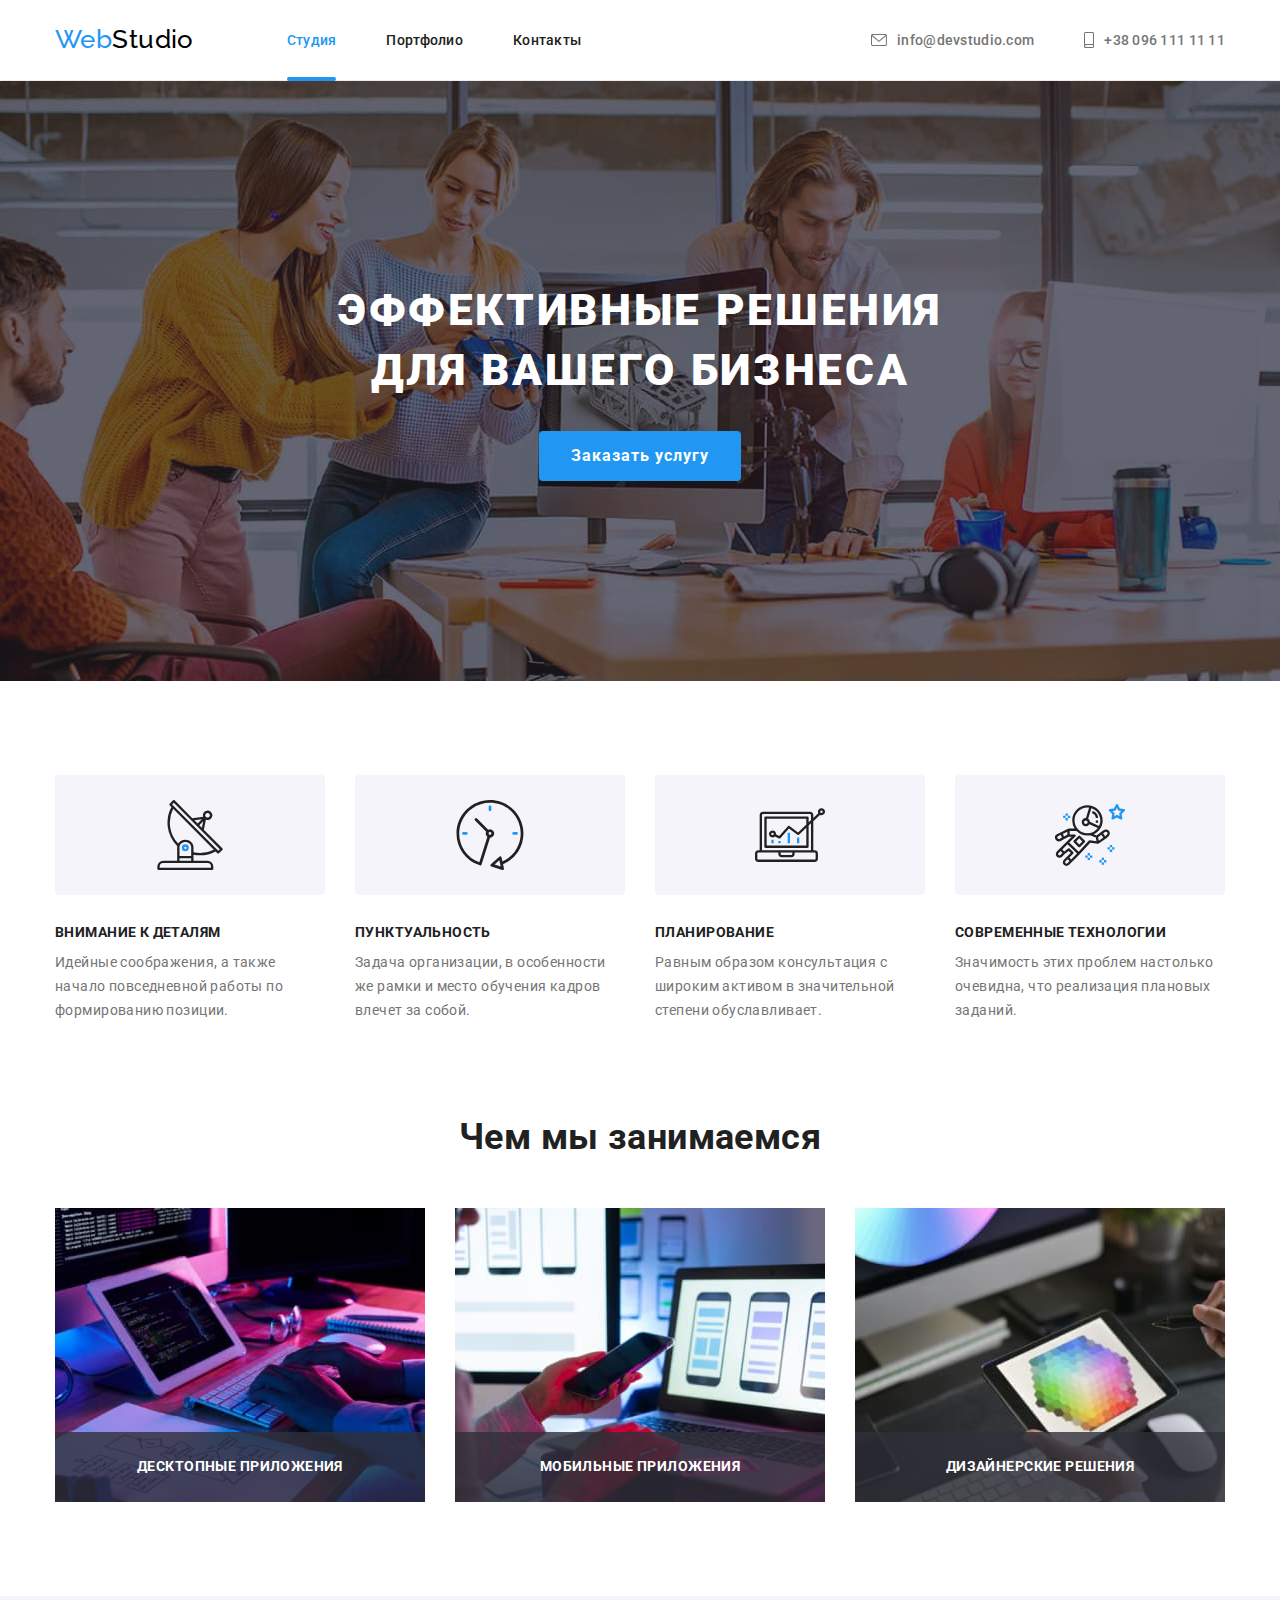
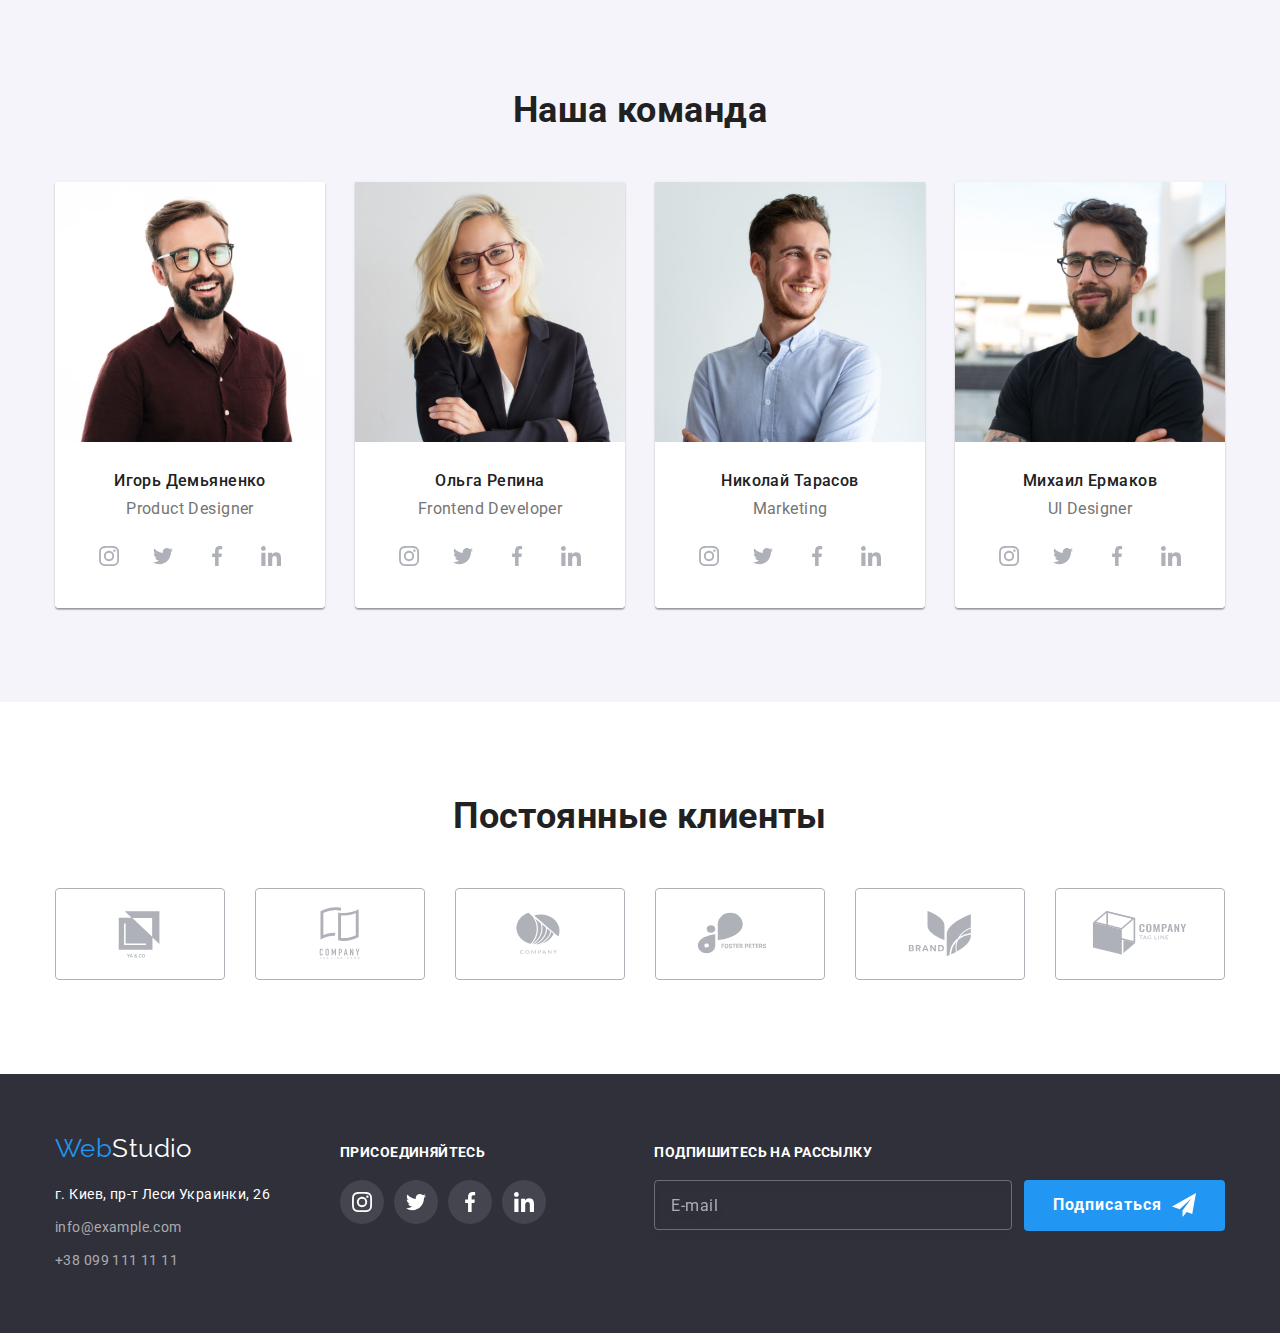
<file: index.html>
<!DOCTYPE html>
<html lang="ru">
  <head>
    <meta charset="UTF-8" />
    <meta http-equiv="X-UA-Compatible" content="IE=edge" />
    <meta name="viewport" content="width=device-width, initial-scale=1.0" />
    <title>WebStudio</title>
    <link rel="preconnect" href="https://fonts.googleapis.com" />
    <link rel="preconnect" href="https://fonts.gstatic.com" crossorigin />
    <link
      href="https://fonts.googleapis.com/css2?family=Raleway:wght@700&family=Roboto:wght@400;500;700;900&display=swap"
      rel="stylesheet"
    />
    <link
      rel="stylesheet"
      href="https://cdnjs.cloudflare.com/ajax/libs/modern-normalize/1.1.0/modern-normalize.min.css"
    />
    <link rel="stylesheet" href="css/styles.css" />
  </head>

  <body>
    <!-- Шапка -->
    <header class="header">
      <div class="container header-flex">
        <a class="header-logo line" lang="en" href="./index.html"
          >Web<span class="header-logo-side">Studio</span></a
        >
        <nav class="nav">
          <ul class="nav-list list-style">
            <li class="menu-item"><a class="link line current" href="./index.html">Студия</a></li>
            <li><a class="link line" href="./portfolio.html">Портфолио</a></li>
            <li><a class="link line" href="./index.html">Контакты</a></li>
          </ul>
        </nav>
        <ul class="list-style">
          <li class="header-contact">
            <a class="contact line" href="mailto:info@devstudio.com">
              <svg class="contact-icon" width="16" height="12">
                <use href="./images/icons.svg#icon-envelope"></use></svg
              >info@devstudio.com</a
            >
          </li>
          <li>
            <a class="contact line" href="tel:+380961111111">
              <svg class="contact-icon" width="10" height="16">
                <use href="./images/icons.svg#icon-smartphone"></use></svg
              >+38 096 111 11 11</a
            >
          </li>
        </ul>
      </div>
    </header>
    <!-- Главная часть -->
    <main>
      <!-- Герой -->
      <section class="hero overlay">
        <div class="container hero-box">
          <h1 class="hero-title">Эффективные решения для вашего бизнеса</h1>
          <button class="hero-button" type="button" data-modal-open>Заказать услугу</button>
          <!-- Модальное окно -->
          <div class="backdrop is-hidden" data-modal>
            <div class="modal">
              <button class="btn-close" type="button" data-modal-close>
                <svg width="18" height="18">
                  <use href="./images/icons.svg#icon-close-black"></use>
                </svg>
              </button>
              <!-- Форма модального окна -->

              <form class="send-order">
                <p class="send-title">Оставьте свои данные, мы вам перезвоним</p>
                <label class="send-label">
                  <span class="label-style">Имя</span>
                  <input class="send-input" type="text" name="user-name" required />
                  <svg class="input-icon" width="18" height="18">
                    <use href="./images/icons.svg#icon-person-black"></use>
                  </svg>
                </label>
                <label class="send-label">
                  <span class="label-style">Телефон</span>
                  <input class="send-input" type="tel" name="phone-number" required />
                  <svg class="input-icon" width="18" height="18">
                    <use href="./images/icons.svg#icon-phone-black"></use>
                  </svg>
                </label>
                <label class="send-label">
                  <span class="label-style">Почта</span>
                  <input class="send-input" type="email" name="email" required />
                  <svg class="input-icon" width="18" height="18">
                    <use href="./images/icons.svg#icon-email-black"></use>
                  </svg>
                </label>
                <label class="send-label textarea-label">
                  <span class="label-style">Комментарий</span>
                  <textarea
                    class="send-feedback"
                    name="feedback"
                    placeholder="Введите текст"
                    required
                  ></textarea>
                </label>
                <label class="form-checkbox custom">
                  <input
                    class="visually-hidden checkbox-input"
                    type="checkbox"
                    name="agree-policy"
                    required
                  />
                  <span class="checkbox-custom">
                    <svg class="icon-checkmark" width="11" height="8">
                      <use href="./images/icons.svg#icon-check-mark"></use>
                    </svg>
                  </span>
                  <span class="policy-text"
                    >Соглашаюсь с рассылкой и принимаю
                    <a class="policy-link" href="">Условия договора</a></span
                  >
                </label>
                <button class="form-btn-sign btn-send" type="submit">Отправить</button>
              </form>
            </div>
          </div>
        </div>
      </section>
      <!-- Особенности -->
      <section class="section benefits">
        <div class="container">
          <h2 class="visually-hidden">Особенности</h2>
          <ul class="list-style">
            <li class="benefits-item">
              <div class="benefit-box-icon">
                <svg class="benefit-icon" width="70" height="70">
                  <use class="icon-antena" href="./images/icons.svg#icon-antenna"></use>
                </svg>
              </div>
              <h3 class="title">Внимание к деталям</h3>
              <p class="text">
                Идейные соображения, а также начало повседневной работы по формированию позиции.
              </p>
            </li>
            <li class="benefits-item">
              <div class="benefit-box-icon">
                <svg class="benefit-icon" width="70" height="70">
                  <use class="icon-antena" href="./images/icons.svg#icon-clock"></use>
                </svg>
              </div>
              <h3 class="title">Пунктуальность</h3>
              <p class="text">
                Задача организации, в особенности же рамки и место обучения кадров влечет за собой.
              </p>
            </li>
            <li class="benefits-item">
              <div class="benefit-box-icon">
                <svg class="benefit-icon" width="70" height="70">
                  <use class="icon-antena" href="./images/icons.svg#icon-diagram"></use>
                </svg>
              </div>
              <h3 class="title">Планирование</h3>
              <p class="text">
                Равным образом консультация с широким активом в значительной степени обуславливает.
              </p>
            </li>
            <li class="benefits-item">
              <div class="benefit-box-icon">
                <svg class="benefit-icon" width="70" height="70">
                  <use class="icon-antena" href="./images/icons.svg#icon-astronaut"></use>
                </svg>
              </div>
              <h3 class="title">Современные технологии</h3>
              <p class="text">
                Значимость этих проблем настолько очевидна, что реализация плановых заданий.
              </p>
            </li>
          </ul>
        </div>
      </section>
      <!-- Чем занимаемся -->
      <section class="section about">
        <div class="container">
          <h2 class="about-title">Чем мы занимаемся</h2>
          <ul class="list-style">
            <li class="about-item">
              <img
                class="about-img"
                src="./images/activity/work-on-pc.jpg"
                alt="работает на пк"
                width="370"
                height="294"
              />
              <p>Десктопные приложения</p>
            </li>
            <li class="about-item">
              <img
                class="about-img"
                src="./images/activity/work-on-smartphone.jpg"
                alt="работает на смартфоне"
                width="370"
                height="294"
              />
              <p>Мобильные приложения</p>
            </li>
            <li class="about-item">
              <img
                class="about-img"
                src="./images/activity/work-on-ipad.jpg"
                alt="работает на планшете"
                width="370"
                height="294"
              />
              <p>Дизайнерские решения</p>
            </li>
          </ul>
        </div>
      </section>
      <!-- Команда -->
      <section class="team section">
        <div class="container">
          <h2 class="team-title">Наша команда</h2>
          <ul class="list-style">
            <li class="team-item">
              <img
                class="team-img"
                src="./images/team/igor-demyanenko.jpg"
                alt="улыбающийся мужчина в очках"
                width="270"
                height="260"
              />
              <div class="team-undercard">
                <h3 class="title">Игорь Демьяненко</h3>
                <p class="text" lang="en">Product Designer</p>
                <ul class="list-style-social">
                  <li class="list-icon">
                    <a
                      class="link-icon"
                      href=""
                      target="_blank"
                      rel="noopener noreferrer"
                      aria-label="instagram"
                    >
                      <svg class="icon-soc" width="20" height="20">
                        <use href="./images/icons.svg#icon-instagram"></use>
                      </svg>
                    </a>
                  </li>
                  <li class="list-icon">
                    <a
                      class="link-icon"
                      href=""
                      target="_blank"
                      rel="noopener noreferrer"
                      aria-label="instagram"
                    >
                      <svg class="icon-soc" width="20" height="20">
                        <use href="./images/icons.svg#icon-twitter"></use>
                      </svg>
                    </a>
                  </li>
                  <li class="list-icon">
                    <a
                      class="link-icon"
                      href=""
                      target="_blank"
                      rel="noopener noreferrer"
                      aria-label="instagram"
                    >
                      <svg class="icon-soc" width="20" height="20">
                        <use href="./images/icons.svg#icon-facebook"></use>
                      </svg>
                    </a>
                  </li>
                  <li class="list-icon">
                    <a
                      class="link-icon"
                      href=""
                      target="_blank"
                      rel="noopener noreferrer"
                      aria-label="instagram"
                    >
                      <svg class="icon-soc" width="20" height="20">
                        <use href="./images/icons.svg#icon-linkedin"></use>
                      </svg>
                    </a>
                  </li>
                </ul>
              </div>
            </li>
            <li class="team-item">
              <img
                class="team-img"
                src="./images/team/olga-repina.jpg"
                alt="улыбающаяся блондинка в очках"
                width="270"
                height="260"
              />
              <div class="team-undercard">
                <h3 class="title">Ольга Репина</h3>
                <p class="text" lang="en">Frontend Developer</p>
                <ul class="list-style-social">
                  <li class="list-icon">
                    <a
                      class="link-icon"
                      href=""
                      target="_blank"
                      rel="noopener noreferrer"
                      aria-label="instagram"
                    >
                      <svg class="icon-soc" width="20" height="20">
                        <use href="./images/icons.svg#icon-instagram"></use>
                      </svg>
                    </a>
                  </li>
                  <li class="list-icon">
                    <a
                      class="link-icon"
                      href=""
                      target="_blank"
                      rel="noopener noreferrer"
                      aria-label="instagram"
                    >
                      <svg class="icon-soc" width="20" height="20">
                        <use href="./images/icons.svg#icon-twitter"></use>
                      </svg>
                    </a>
                  </li>
                  <li class="list-icon">
                    <a
                      class="link-icon"
                      href=""
                      target="_blank"
                      rel="noopener noreferrer"
                      aria-label="instagram"
                    >
                      <svg class="icon-soc" width="20" height="20">
                        <use href="./images/icons.svg#icon-facebook"></use>
                      </svg>
                    </a>
                  </li>
                  <li class="list-icon">
                    <a
                      class="link-icon"
                      href=""
                      target="_blank"
                      rel="noopener noreferrer"
                      aria-label="instagram"
                    >
                      <svg class="icon-soc" width="20" height="20">
                        <use href="./images/icons.svg#icon-linkedin"></use>
                      </svg>
                    </a>
                  </li>
                </ul>
              </div>
            </li>
            <li class="team-item">
              <img
                class="team-img"
                src="./images/team/nikolay-tarasov.jpg"
                alt="смеющийся мужчина в голубой рубашке"
                width="270"
                height="260"
              />
              <div class="team-undercard">
                <h3 class="title">Николай Тарасов</h3>
                <p class="text" lang="en">Marketing</p>
                <ul class="list-style-social">
                  <li class="list-icon">
                    <a
                      class="link-icon"
                      href=""
                      target="_blank"
                      rel="noopener noreferrer"
                      aria-label="instagram"
                    >
                      <svg class="icon-soc" width="20" height="20">
                        <use href="./images/icons.svg#icon-instagram"></use>
                      </svg>
                    </a>
                  </li>
                  <li class="list-icon">
                    <a
                      class="link-icon"
                      href=""
                      target="_blank"
                      rel="noopener noreferrer"
                      aria-label="instagram"
                    >
                      <svg class="icon-soc" width="20" height="20">
                        <use href="./images/icons.svg#icon-twitter"></use>
                      </svg>
                    </a>
                  </li>
                  <li class="list-icon">
                    <a
                      class="link-icon"
                      href=""
                      target="_blank"
                      rel="noopener noreferrer"
                      aria-label="instagram"
                    >
                      <svg class="icon-soc" width="20" height="20">
                        <use href="./images/icons.svg#icon-facebook"></use>
                      </svg>
                    </a>
                  </li>
                  <li class="list-icon">
                    <a
                      class="link-icon"
                      href=""
                      target="_blank"
                      rel="noopener noreferrer"
                      aria-label="instagram"
                    >
                      <svg class="icon-soc" width="20" height="20">
                        <use href="./images/icons.svg#icon-linkedin"></use>
                      </svg>
                    </a>
                  </li>
                </ul>
              </div>
            </li>
            <li class="team-item">
              <img
                class="team-img"
                src="./images/team/mikle-yermakov.jpg"
                alt="мужчина в очках с серьёзным взглядом"
                width="270"
                height="260"
              />
              <div class="team-undercard">
                <h3 class="title">Михаил Ермаков</h3>
                <p class="text" lang="en">UI Designer</p>
                <ul class="list-style-social">
                  <li class="list-icon">
                    <a
                      class="link-icon"
                      href=""
                      target="_blank"
                      rel="noopener noreferrer"
                      aria-label="instagram"
                    >
                      <svg class="icon-soc" width="20" height="20">
                        <use href="./images/icons.svg#icon-instagram"></use>
                      </svg>
                    </a>
                  </li>
                  <li class="list-icon">
                    <a
                      class="link-icon"
                      href=""
                      target="_blank"
                      rel="noopener noreferrer"
                      aria-label="instagram"
                    >
                      <svg class="icon-soc" width="20" height="20">
                        <use href="./images/icons.svg#icon-twitter"></use>
                      </svg>
                    </a>
                  </li>
                  <li class="list-icon">
                    <a
                      class="link-icon"
                      href=""
                      target="_blank"
                      rel="noopener noreferrer"
                      aria-label="instagram"
                    >
                      <svg class="icon-soc" width="20" height="20">
                        <use href="./images/icons.svg#icon-facebook"></use>
                      </svg>
                    </a>
                  </li>
                  <li class="list-icon">
                    <a
                      class="link-icon"
                      href=""
                      target="_blank"
                      rel="noopener noreferrer"
                      aria-label="instagram"
                    >
                      <svg class="icon-soc" width="20" height="20">
                        <use href="./images/icons.svg#icon-linkedin"></use>
                      </svg>
                    </a>
                  </li>
                </ul>
              </div>
            </li>
          </ul>
        </div>
      </section>
      <!-- Постоянные клиенты -->
      <section class="customers section">
        <div class="container">
          <h2 class="customers-title">Постоянные клиенты</h2>
          <ul class="list-style">
            <li class="customer-box">
              <a
                class="customer-link"
                href=""
                target="_blank"
                rel="noopener noreferrer"
                aria-label="instagram"
              >
                <svg class="customer-icon">
                  <use href="./images/icons.svg#icon-client1"></use>
                </svg>
              </a>
            </li>
            <li class="customer-box">
              <a
                class="customer-link"
                href=""
                target="_blank"
                rel="noopener noreferrer"
                aria-label="instagram"
                ><svg class="customer-icon">
                  <use href="./images/icons.svg#icon-client6"></use></svg
              ></a>
            </li>
            <li class="customer-box">
              <a
                class="customer-link"
                href=""
                target="_blank"
                rel="noopener noreferrer"
                aria-label="instagram"
                ><svg class="customer-icon">
                  <use href="./images/icons.svg#icon-client5"></use></svg
              ></a>
            </li>
            <li class="customer-box">
              <a
                class="customer-link"
                href=""
                target="_blank"
                rel="noopener noreferrer"
                aria-label="instagram"
                ><svg class="customer-icon">
                  <use href="./images/icons.svg#icon-client4"></use></svg
              ></a>
            </li>
            <li class="customer-box">
              <a
                class="customer-link"
                href=""
                target="_blank"
                rel="noopener noreferrer"
                aria-label="instagram"
                ><svg class="customer-icon">
                  <use href="./images/icons.svg#icon-client3"></use></svg
              ></a>
            </li>
            <li class="customer-box">
              <a
                class="customer-link"
                href=""
                target="_blank"
                rel="noopener noreferrer"
                aria-label="instagram"
                ><svg class="customer-icon">
                  <use href="./images/icons.svg#icon-client2"></use></svg
              ></a>
            </li>
          </ul>
        </div>
      </section>
    </main>
    <!-- Подвал -->
    <footer class="footer">
      <div class="container footer-box">
        <div class="address-box">
          <a class="footer-logo line" lang="en" href="./index.html"
            >Web<span class="footer-logo-side">Studio</span></a
          >
          <!-- Адрес -->
          <address class="address-all">
            <ul class="address-style list">
              <li class="address-item">
                <a
                  class="address line"
                  href="https://goo.gl/maps/CcYmPfw3a3xQvwCz5"
                  target="_blank"
                  rel="noreferrer noopener"
                  >г. Киев, пр-т Леси Украинки, 26</a
                >
              </li>
              <li class="address-item">
                <a class="mail line" href="mailto:info@example.com">info@example.com</a>
              </li>
              <li class="address-item">
                <a class="tel line" href="tel:+380991111111">+38 099 111 11 11</a>
              </li>
            </ul>
          </address>
        </div>
        <!-- Присоединяйтесь -->
        <div class="join">
          <strong class="join-title">присоединяйтесь</strong>
          <ul class="list-style-social footer">
            <li class="list-icon-footer">
              <a
                class="link-icon-footer"
                href=""
                target="_blank"
                rel="noopener noreferrer"
                aria-label="instagram"
              >
                <svg class="icon-soc-footer" width="20" height="20">
                  <use href="./images/icons.svg#icon-instagram"></use>
                </svg>
              </a>
            </li>
            <li class="list-icon-footer">
              <a
                class="link-icon-footer"
                href=""
                target="_blank"
                rel="noopener noreferrer"
                aria-label="instagram"
              >
                <svg class="icon-soc-footer" width="20" height="20">
                  <use href="./images/icons.svg#icon-twitter"></use>
                </svg>
              </a>
            </li>
            <li class="list-icon-footer">
              <a
                class="link-icon-footer"
                href=""
                target="_blank"
                rel="noopener noreferrer"
                aria-label="instagram"
              >
                <svg class="icon-soc-footer" width="20" height="20">
                  <use href="./images/icons.svg#icon-facebook"></use>
                </svg>
              </a>
            </li>
            <li class="list-icon-footer">
              <a
                class="link-icon-footer"
                href=""
                target="_blank"
                rel="noopener noreferrer"
                aria-label="instagram"
              >
                <svg class="icon-soc-footer" width="20" height="20">
                  <use href="./images/icons.svg#icon-linkedin"></use>
                </svg>
              </a>
            </li>
          </ul>
        </div>
        <!-- Подпишитесь на рассылку -->
        <div>
          <strong class="sign-strong">Подпишитесь на рассылку</strong>
          <form class="form-signup" autocomplete="off">
            <label class="signup-label">
              <input class="form-email" type="email" name="email" placeholder="E-mail" required />
            </label>
            <button class="form-btn-sign" type="submit">
              Подписаться<svg class="icon-sign" width="24" height="24">
                <use href="./images/icons.svg#icon-airplane"></use>
              </svg>
            </button>
          </form>
        </div>
      </div>
    </footer>
    <script src="./js/modal.js"></script>
  </body>
</html>
</file>
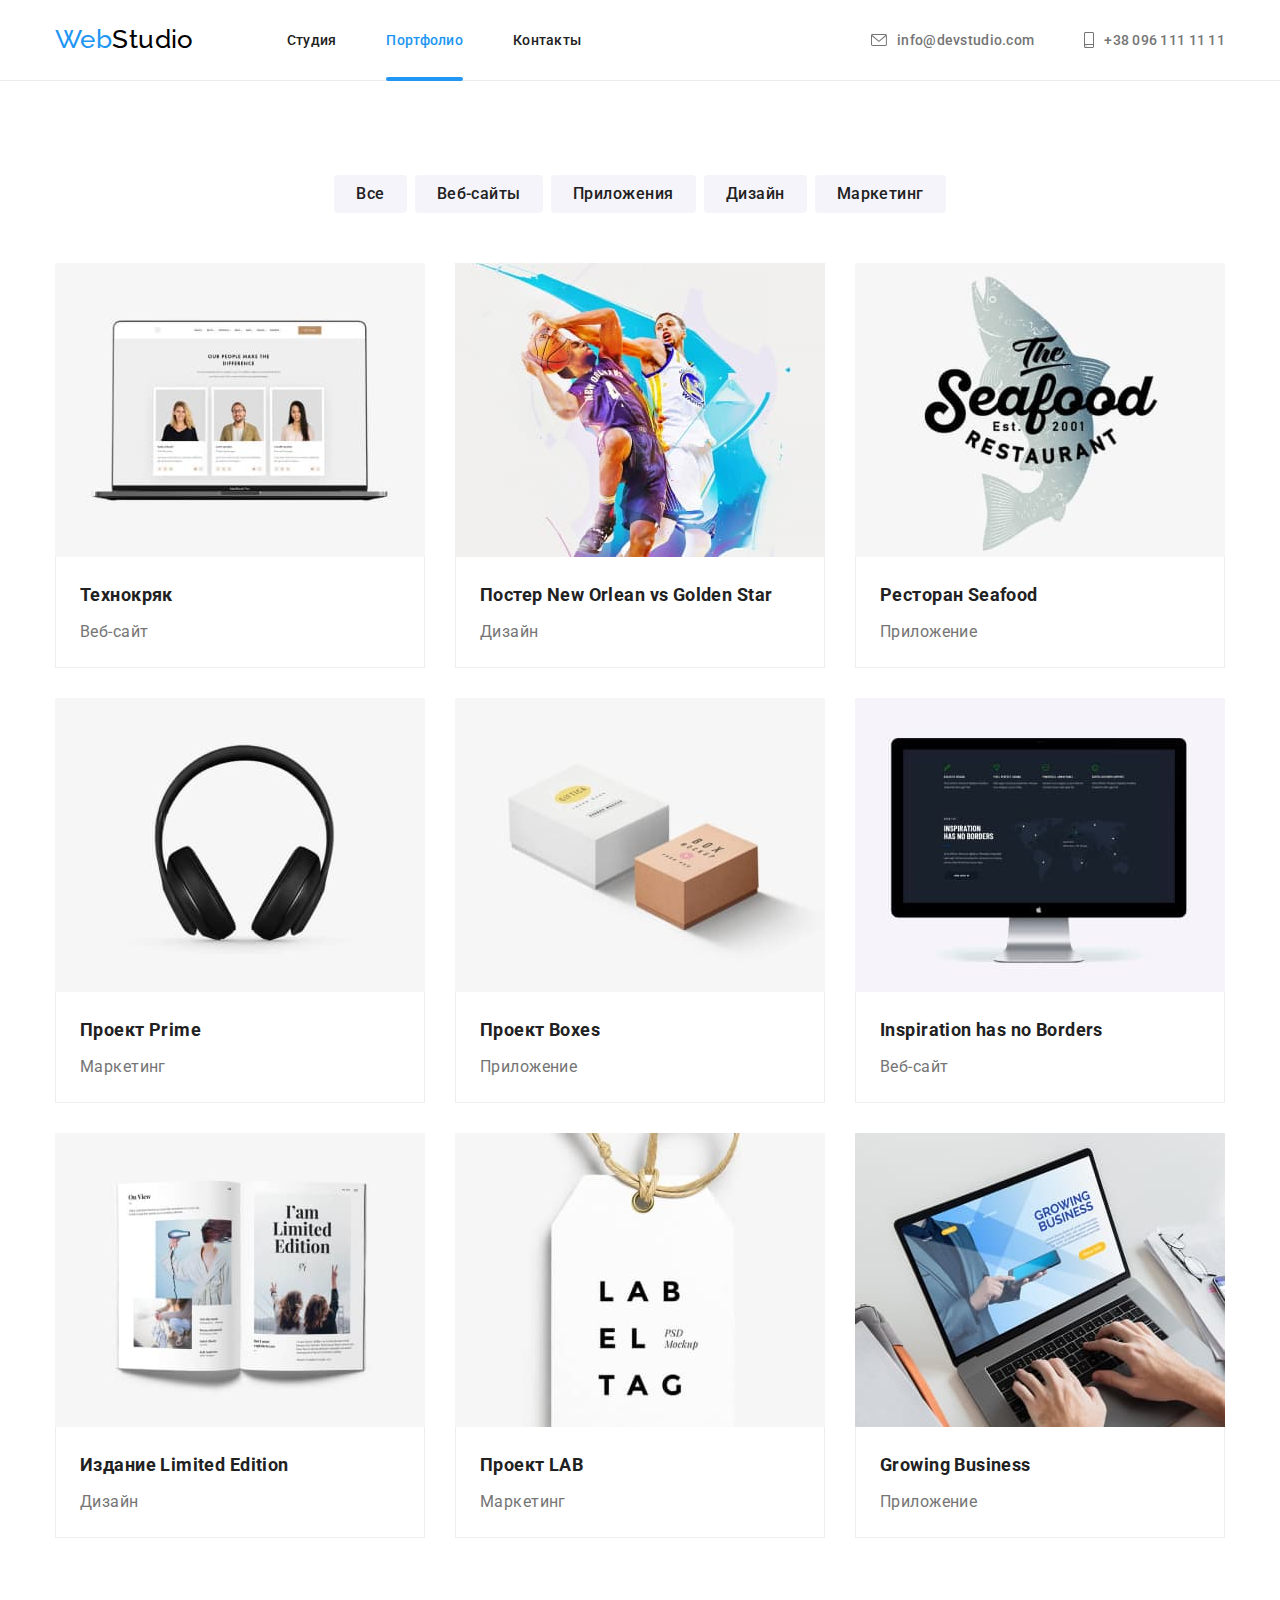
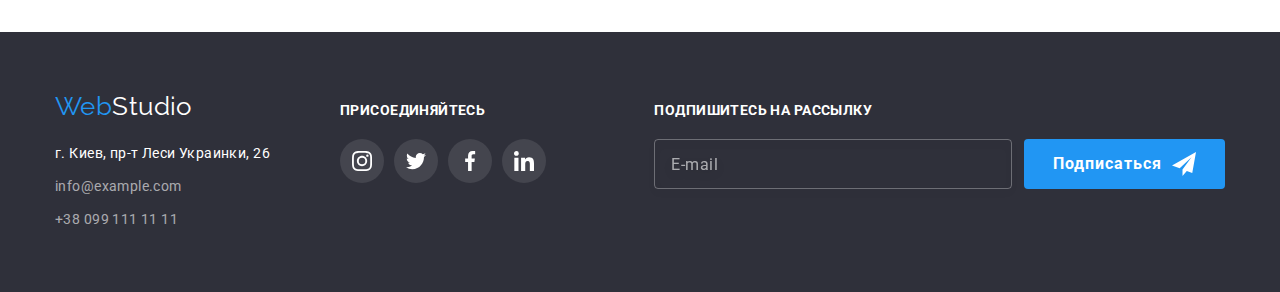
<file: portfolio.html>
<!DOCTYPE html>
<html lang="ru">
  <head>
    <meta charset="UTF-8" />
    <meta http-equiv="X-UA-Compatible" content="IE=edge" />
    <meta name="viewport" content="width=device-width, initial-scale=1.0" />
    <title>Portfolio</title>
    <link rel="preconnect" href="https://fonts.googleapis.com" />
    <link rel="preconnect" href="https://fonts.gstatic.com" crossorigin />
    <link
      href="https://fonts.googleapis.com/css2?family=Raleway:wght@700&family=Roboto:wght@400;500;700;900&display=swap"
      rel="stylesheet"
    />
    <link
      rel="stylesheet"
      href="https://cdnjs.cloudflare.com/ajax/libs/modern-normalize/1.1.0/modern-normalize.min.css"
    />
    <link rel="stylesheet" href="css/styles.css" />
  </head>
  <body>
    <!-- Шапка -->
    <header class="header">
      <div class="container header-flex">
        <a class="header-logo line" lang="en" href="./index.html"
          >Web<span class="header-logo-side">Studio</span></a
        >
        <nav class="nav">
          <ul class="nav-list list-style">
            <li><a class="link line" href="./index.html">Студия</a></li>
            <li><a class="link line current" href="./portfolio.html">Портфолио</a></li>
            <li><a class="link line" href="./index.html">Контакты</a></li>
          </ul>
        </nav>
        <ul class="list-style">
          <li class="header-contact">
            <a class="contact line" href="mailto:info@devstudio.com">
              <svg class="contact-icon" width="16" height="12">
                <use href="./images/icons.svg#icon-envelope"></use></svg
              >info@devstudio.com</a
            >
          </li>
          <li>
            <a class="contact line" href="tel:+380961111111">
              <svg class="contact-icon" width="10" height="16">
                <use href="./images/icons.svg#icon-smartphone"></use></svg
              >+38 096 111 11 11</a
            >
          </li>
        </ul>
      </div>
    </header>
    <!-- Примеры работ -->
    <main>
      <!-- Фильтр кнопок -->
      <section class="filter section">
        <div class="container">
          <h1 class="visually-hidden">Примеры работ</h1>
          <ul class="list-style btn list">
            <li class="btn-item"><button class="exmp-button" type="button">Все</button></li>
            <li class="btn-item"><button class="exmp-button" type="button">Веб-сайты</button></li>
            <li class="btn-item"><button class="exmp-button" type="button">Приложения</button></li>
            <li class="btn-item"><button class="exmp-button" type="button">Дизайн</button></li>
            <li class="btn-item"><button class="exmp-button" type="button">Маркетинг</button></li>
          </ul>
          <!-- Список работ -->

          <ul class="card list-style list">
            <li class="card-work">
              <a class="line link-work" href="">
                <div class="card-thumb">
                  <img
                    class="card-img"
                    src="./images/portfolio/website.jpg"
                    alt="показан сайт на ноутбуке"
                    width="370"
                    height="294"
                  />
                  <div class="card-overlay">
                    <div class="card-desc">
                      <p>
                        Ресурс предлагает комплексные предложения с разным уровнем функционала и
                        сервисов. Все это позволит посетителю получить исчерпывающие сведения о
                        компании или частном лице.
                      </p>
                    </div>
                  </div>
                </div>
                <div class="border-exmp">
                  <h2 class="title exmp">Технокряк</h2>
                  <p class="text exmp">Веб-сайт</p>
                </div>
              </a>
            </li>

            <li class="card-work">
              <a class="line link-work" href="">
                <div class="card-thumb">
                  <img
                    class="card-img"
                    src="./images/portfolio/design.jpg"
                    alt="два баскетболиста в прыжке с мячом"
                    width="370"
                    height="294"
                  />
                  <div class="card-overlay">
                    <div class="card-desc">
                      <p>
                        Ресурс предлагает комплексные предложения с разным уровнем функционала и
                        сервисов. Все это позволит посетителю получить исчерпывающие сведения о
                        компании или частном лице.
                      </p>
                    </div>
                  </div>
                </div>
                <div class="border-exmp">
                  <h2 class="title exmp" lang="en">Постер New Orlean vs Golden Star</h2>
                  <p class="text exmp">Дизайн</p>
                </div>
              </a>
            </li>
            <li class="card-work">
              <a class="line link-work" href="">
                <div class="card-thumb">
                  <img
                    class="card-img"
                    src="./images/portfolio/app.jpg"
                    alt="логотип ресторана seafood"
                    width="370"
                    height="294"
                  />
                  <div class="card-overlay">
                    <div class="card-desc">
                      <p>
                        Ресурс предлагает комплексные предложения с разным уровнем функционала и
                        сервисов. Все это позволит посетителю получить исчерпывающие сведения о
                        компании или частном лице.
                      </p>
                    </div>
                  </div>
                </div>
                <div class="border-exmp">
                  <h2 class="title exmp">Ресторан Seafood</h2>
                  <p class="text exmp">Приложение</p>
                </div></a
              >
            </li>
            <li class="card-work">
              <a class="line link-work" href="">
                <div class="card-thumb">
                  <img
                    class="card-img"
                    src="./images/portfolio/marketing.jpg"
                    alt="черные наушники"
                    width="370"
                    height="294"
                  />
                  <div class="card-overlay">
                    <div class="card-desc">
                      <p>
                        Ресурс предлагает комплексные предложения с разным уровнем функционала и
                        сервисов. Все это позволит посетителю получить исчерпывающие сведения о
                        компании или частном лице.
                      </p>
                    </div>
                  </div>
                </div>
                <div class="border-exmp">
                  <h2 class="title exmp">Проект Prime</h2>
                  <p class="text exmp">Маркетинг</p>
                </div>
              </a>
            </li>
            <li class="card-work">
              <a class="line link-work" href="">
                <div class="card-thumb">
                  <img
                    class="card-img"
                    src="./images/portfolio/app2.jpg"
                    alt="белая и коричневая коробки"
                    width="370"
                    height="294"
                  />
                  <div class="card-overlay">
                    <div class="card-desc">
                      <p>
                        Ресурс предлагает комплексные предложения с разным уровнем функционала и
                        сервисов. Все это позволит посетителю получить исчерпывающие сведения о
                        компании или частном лице.
                      </p>
                    </div>
                  </div>
                </div>
                <div class="border-exmp">
                  <h2 class="title exmp">Проект Boxes</h2>
                  <p class="text exmp">Приложение</p>
                </div></a
              >
            </li>
            <li class="card-work">
              <a class="line link-work" href="">
                <div class="card-thumb">
                  <img
                    class="card-img"
                    src="./images/portfolio/website2.jpg"
                    alt="экран монитора"
                    width="370"
                    height="294"
                  />
                  <div class="card-overlay">
                    <div class="card-desc">
                      <p>
                        Ресурс предлагает комплексные предложения с разным уровнем функционала и
                        сервисов. Все это позволит посетителю получить исчерпывающие сведения о
                        компании или частном лице.
                      </p>
                    </div>
                  </div>
                </div>
                <div class="border-exmp">
                  <h2 class="title exmp" lang="en">Inspiration has no Borders</h2>
                  <p class="text exmp">Веб-сайт</p>
                </div>
              </a>
            </li>
            <li class="card-work">
              <a class="line link-work" href="">
                <div class="card-thumb">
                  <img
                    class="card-img"
                    src="./images/portfolio/design2.jpg"
                    alt="открытый женский журнал"
                    width="370"
                    height="294"
                  />
                  <div class="card-overlay">
                    <div class="card-desc">
                      <p>
                        Ресурс предлагает комплексные предложения с разным уровнем функционала и
                        сервисов. Все это позволит посетителю получить исчерпывающие сведения о
                        компании или частном лице.
                      </p>
                    </div>
                  </div>
                </div>
                <div class="border-exmp">
                  <h2 class="title exmp">Издание Limited Edition</h2>
                  <p class="text exmp">Дизайн</p>
                </div>
              </a>
            </li>
            <li class="card-work">
              <a class="line link-work" href="">
                <div class="card-thumb">
                  <img
                    class="card-img"
                    src="./images/portfolio/marketing2.jpg"
                    alt="белая лейба с текстом lab-el-tag"
                    width="370"
                    height="294"
                  />
                  <div class="card-overlay">
                    <div class="card-desc">
                      <p>
                        Ресурс предлагает комплексные предложения с разным уровнем функционала и
                        сервисов. Все это позволит посетителю получить исчерпывающие сведения о
                        компании или частном лице.
                      </p>
                    </div>
                  </div>
                </div>
                <div class="border-exmp">
                  <h2 class="title exmp">Проект LAB</h2>
                  <p class="text exmp">Маркетинг</p>
                </div>
              </a>
            </li>
            <li class="card-work">
              <a class="line link-work" href="">
                <div class="card-thumb">
                  <img
                    class="card-img"
                    src="./images/portfolio/app3.jpg"
                    alt="кто-то печатает на ноутбуке"
                    width="370"
                    height="294"
                  />
                  <div class="card-overlay">
                    <div class="card-desc">
                      <p>
                        Ресурс предлагает комплексные предложения с разным уровнем функционала и
                        сервисов. Все это позволит посетителю получить исчерпывающие сведения о
                        компании или частном лице.
                      </p>
                    </div>
                  </div>
                </div>
                <div class="border-exmp">
                  <h2 class="title exmp" lang="en">Growing Business</h2>
                  <p class="text exmp">Приложение</p>
                </div></a
              >
            </li>
          </ul>
        </div>
      </section>
    </main>
    <!-- Подвал -->
    <footer class="footer">
      <div class="container footer-box">
        <div class="address-box">
          <a class="footer-logo line" lang="en" href="./index.html"
            >Web<span class="footer-logo-side">Studio</span></a
          >
          <!-- Адрес -->
          <address class="address-all">
            <ul class="address-style list">
              <li class="address-item">
                <a
                  class="address line"
                  href="https://goo.gl/maps/CcYmPfw3a3xQvwCz5"
                  target="_blank"
                  rel="noreferrer noopener"
                  >г. Киев, пр-т Леси Украинки, 26</a
                >
              </li>
              <li class="address-item">
                <a class="mail line" href="mailto:info@example.com">info@example.com</a>
              </li>
              <li class="address-item">
                <a class="tel line" href="tel:+380991111111">+38 099 111 11 11</a>
              </li>
            </ul>
          </address>
        </div>
        <div class="join">
          <strong class="join-title">присоединяйтесь</strong>
          <ul class="list-style-social footer">
            <li class="list-icon-footer">
              <a
                class="link-icon-footer"
                href=""
                target="_blank"
                rel="noopener noreferrer"
                aria-label="instagram"
              >
                <svg class="icon-soc-footer" width="20" height="20">
                  <use href="./images/icons.svg#icon-instagram"></use>
                </svg>
              </a>
            </li>
            <li class="list-icon-footer">
              <a
                class="link-icon-footer"
                href=""
                target="_blank"
                rel="noopener noreferrer"
                aria-label="instagram"
              >
                <svg class="icon-soc-footer" width="20" height="20">
                  <use href="./images/icons.svg#icon-twitter"></use>
                </svg>
              </a>
            </li>
            <li class="list-icon-footer">
              <a
                class="link-icon-footer"
                href=""
                target="_blank"
                rel="noopener noreferrer"
                aria-label="instagram"
              >
                <svg class="icon-soc-footer" width="20" height="20">
                  <use href="./images/icons.svg#icon-facebook"></use>
                </svg>
              </a>
            </li>
            <li class="list-icon-footer">
              <a
                class="link-icon-footer"
                href=""
                target="_blank"
                rel="noopener noreferrer"
                aria-label="instagram"
              >
                <svg class="icon-soc-footer" width="20" height="20">
                  <use href="./images/icons.svg#icon-linkedin"></use>
                </svg>
              </a>
            </li>
          </ul>
        </div>
        <div>
          <strong class="sign-strong">Подпишитесь на рассылку</strong>
          <form class="form-signup" autocomplete="off">
            <label class="signup-label">
              <!-- <span class="pseudolabel">E-mail</span> -->
              <input class="form-email" type="email" name="email" placeholder="E-mail" />
            </label>
            <button class="form-btn-sign" type="submit">
              Подписаться<svg class="icon-sign" width="24" height="24">
                <use href="./images/icons.svg#icon-airplane"></use>
              </svg>
            </button>
          </form>
        </div>
      </div>
    </footer>
  </body>
</html>
</file>
<file: css/styles.css>
/* Список цветов */

:root {
  --primary-text-color: #212121;
  --second-text-color: #757575;
  --accent-color: #2196f3;
  --main-bgc-text: #ffffff;
  --second-bgc-color: #f5f4fa;
  --third-bgc-color: #2f303a;
  --contacts-text-color: rgba(255, 255, 255, 0.6);
  --line-color: #ececec;
  --border-color: #eeeeee;
  --logo-text-color: #000000;
  --bgcolor-btn: #188ce8;
  --border-logo-color: #afb1b8;
}

:root {
  --main-transition: 250ms cubic-bezier(0.4, 0, 0.2, 1);
}

/* Утилиты и общие правила */

.visually-hidden {
  position: absolute;
  width: 1px;
  height: 1px;
  margin: -1px;
  border: 0;
  padding: 0;

  white-space: nowrap;
  clip-path: inset(100%);
  clip: rect(0 0 0 0);
  overflow: hidden;
}

body {
  background-color: var(--main-bgc-text);
  font-family: 'Roboto', sans-serif;
  font-size: 14px;
  letter-spacing: 0.03em;
  color: var(--primary-text-color);
}

h1,
h2,
h3,
h4,
h5,
h6,
p,
ul {
  margin: 0;
  padding: 0;
}
img {
  display: block;
  max-width: 100%;
  height: auto;
}

.container {
  width: 1200px;
  margin-left: auto;
  margin-right: auto;
  padding-left: 15px;
  padding-right: 15px;
}

.section {
  padding-top: 94px;
  padding-bottom: 94px;
}

.list {
  list-style: none;
  padding-left: 0;
  margin: 0;
}

/* Шапка */

.header {
  border-bottom: 1px solid var(--line-color);
  font-weight: 500;
}

.header-logo,
.footer-logo {
  color: var(--accent-color);
  font-family: 'Raleway', sans-serif;
  font-size: 26px;
}

.header-logo.line {
  margin-right: 93px;
}

.header-logo-side {
  color: var(--logo-text-color);
}

.list-style {
  display: flex;
}

.nav-list.list-style > li {
  margin-right: 50px;
}

.nav-list.list-style > li:last-child {
  margin-right: 0;
}

.nav {
  margin-right: auto;
}

.current {
  position: relative;
}

.current::after {
  content: '';

  position: absolute;

  left: 0;
  bottom: 0;
  display: block;
  width: 100%;
  height: 4px;
  background-color: var(--accent-color);
  border-radius: 2px;
}

.header-contact {
  margin-right: 50px;
}

.header-flex {
  display: flex;
  align-items: center;
}

.link {
  padding-top: 32px;
  padding-bottom: 33px;
  line-height: 1.14;
  letter-spacing: 0.02em;

  color: var(--primary-text-color);

  transition: color var(--main-transition);
}

.link:hover,
.link:focus {
  color: var(--accent-color);
}

.line.current {
  color: var(--accent-color);
}

.list-style {
  list-style: none;
}

.list-style .title {
  margin-bottom: 10px;
}

.contact {
  padding: 32px 0;
  color: var(--second-text-color);
}

.contact.line {
  letter-spacing: 0.02em;

  display: flex;
  align-items: center;

  transition: color var(--main-transition);
}

.contact-icon {
  fill: currentColor;
  margin-right: 10px;
}

.contact:hover,
.contact:focus {
  color: var(--accent-color);
}

.line {
  text-decoration: none;
}

/* Герой */

.hero.section {
  text-align: center;
}

.hero {
  background-color: var(--third-bgc-color);
  padding-top: 200px;
  padding-bottom: 200px;
  text-align: center;
}

.overlay {
  height: 600px;
  max-width: 1600px;
  margin-left: auto;
  margin-right: auto;
  background-image: linear-gradient(to right, rgba(47, 48, 58, 0.4), rgba(47, 48, 58, 0.4)),
    url(../images/hero/hero.jpg);
  background-size: cover;
  background-repeat: no-repeat;
  background-position: center;
}

.hero-title {
  margin-bottom: 30px;
  width: 696px;
  margin-left: auto;
  margin-right: auto;

  color: var(--main-bgc-text);
  font-weight: 900;
  font-size: 44px;
  line-height: 1.36;
  text-transform: uppercase;
  letter-spacing: 0.06em;
}

.hero-button {
  padding: 10px 32px;

  color: var(--main-bgc-text);
  background-color: var(--accent-color);
  font-family: 'Roboto', sans-serif;
  font-style: normal;
  font-weight: 700;
  font-size: 16px;
  line-height: 1.88;
  cursor: pointer;
  align-items: center;
  text-align: center;
  letter-spacing: 0.06em;
  border: none;
  border-radius: 4px;

  transition: background-color var(--main-transition), box-shadow var(--main-transition);
}

.backdrop {
  position: fixed;
  top: 0;
  left: 0;
  width: 100%;
  height: 100%;
  background-color: rgba(0, 0, 0, 0.2);
  opacity: 1;
  transition: opacity 500ms;
}

.backdrop.is-hidden {
  opacity: 0;
  pointer-events: none;
}

.backdrop.is-hidden .modal {
  transform: translate(-50%, -50%) scale(0.8);
  transition: opacity 500ms;
}

.modal {
  position: absolute;
  top: 50%;
  left: 50%;
  transform: translate(-50%, -50%) scale(1);
  padding: 40px;

  width: 528px;
  height: 581px;
  background-color: var(--main-bgc-text);
  box-shadow: 0px 1px 3px rgba(0, 0, 0, 0.12), 0px 1px 1px rgba(0, 0, 0, 0.14),
    0px 2px 1px rgba(0, 0, 0, 0.2);
  border-radius: 4px;
}

.btn-close {
  position: fixed;

  display: flex;
  align-items: center;

  right: 8px;
  top: 8px;
  width: 30px;
  height: 30px;

  border-radius: 50%;
  border: 1px solid rgba(0, 0, 0, 0.1);
  background-color: transparent;
  cursor: pointer;

  transition: fill var(--main-transition);
}

.btn-close:hover,
.btn-close:focus {
  fill: var(--accent-color);
}

.hero-button:hover,
.hero-button:focus {
  background-color: var(--bgcolor-btn);
  box-shadow: 0px 4px 4px rgba(0, 0, 0, 0.15);
}

.send-title {
  font-weight: 700;
  font-size: 20px;
  line-height: 1.15;
  letter-spacing: 0.03em;

  margin-bottom: 12px;
}

.send-order > label {
  display: flex;
  align-items: flex-start;
  flex-direction: column;
  margin-bottom: 10px;
}

.send-label {
  position: relative;
  cursor: pointer;


 }

.send-label.textarea-label {
       margin-bottom: 20px;
  }

.label-style {
  font-weight: 400;
  font-size: 12px;
  line-height: 1.16;
  letter-spacing: 0.01em;

  margin-bottom: 4px;

  color: var(--second-text-color);
}

.send-input {
  cursor: pointer;

  width: 100%;
  height: 40px;
  padding: 14px 15px 14px 42px;

  border: 1px solid rgba(33, 33, 33, 0.2);
  border-radius: 4px;

  transition: border-color var(--main-transition);
}

.send-input:hover,
.send-input:focus {
  border-color: var(--accent-color);
  outline: transparent;
}

.send-input:hover+.input-icon,
.send-input:focus+.input-icon {
  fill: var(--accent-color);
}

.input-icon {
  position: absolute;

  bottom: 11px;
  left: 12px;

  fill: var(--primary-text-color);

  transition: fill var(--main-transition);
}

textarea {
  resize: none;
}

textarea::placeholder {
  font-size: 12px;
  line-height: 1.17;
  letter-spacing: 0.01em;

  color: rgba(117, 117, 117, 0.5);
}

.send-feedback {
  width: 100%;
  height: 120px;
  padding: 12px 16px;

  border: 1px solid rgba(33, 33, 33, 0.2);
  border-radius: 4px;

  transition: border-color var(--main-transition);
}

.form-checkbox.custom {
  display: flex;
  flex-direction: row;
  justify-content: center;
  align-items: center;
  margin-bottom: 30px;
}

.checkbox-custom {
  display: inline-flex;
  align-items: center;
  justify-content: center;
  width: 16px;
  height: 15px;
  outline: 2px solid var(--logo-text-color);
  outline-offset: -2px;
  border-radius: 2px;

  transition: outline-color var(--main-transition), background-color var(--main-transition);
}


.send-feedback:hover,
.send-feedback:focus {
  border-color: var(--accent-color);
  outline: transparent;
}




.checkbox-input:checked + .checkbox-custom {
  background-color: var(--accent-color);
  outline-color: var(--accent-color);
}

.icon-checkmark {
  fill: var(--main-bgc-text);
  stroke: var(--main-bgc-text);
}

.policy-text {
  font-weight: 400;
  font-size: 14px;
  line-height: 1.71;
  letter-spacing: 0.03em;
  user-select: none;

  margin-left: 8px;

  color: var(--second-text-color);
}

.policy-link {
  color: var(--accent-color);
}

.form-btn-sign.btn-send {
  padding: 10px 56px;
}

/* Ососбенности */

.section.benefits,
.section.about {
  padding-bottom: 0;
}
.benefits-item .text {
  line-height: 1.71;
}

.benefits .list-style,
.filter .list-style.btn {
  justify-content: center;
}

.benefits-item {
  margin-right: 30px;
}

.benefits-item:last-child {
  margin-right: 0;
}

.benefit-box-icon {
  display: flex;

  height: 120px;
  background-color: var(--second-bgc-color);
  margin-bottom: 30px;
  border-radius: 4px;

  justify-content: center;
  align-items: center;
}

.title {
  width: 270px;

  color: var(--primary-text-color);
  text-transform: uppercase;
  font-weight: 700;
  line-height: 1.14;
  font-size: 14px;
}

.text {
  width: 270px;

  color: var(--second-text-color);
  line-height: 1.14;
}

/* Чем мы занимаемся */

.about .list-style {
  justify-content: center;
}

.about-item {
  position: relative;

  z-index: -1;
  margin-right: 30px;
}

.about-img {
  margin-bottom: 0;
}

.about-item > p {
  content: '';
  position: absolute;
  display: flex;
  justify-content: center;
  align-items: center;

  left: 0;
  bottom: 0;
  width: 100%;
  height: 70px;

  font-weight: 700;
  line-height: 1.14;
  text-transform: uppercase;

  background-color: rgba(47, 48, 58, 0.8);
  color: var(--main-bgc-text);
}

.about-item:last-child {
  margin-right: 0;
}

.about-title,
.team-title,
.customers-title {
  margin-bottom: 50px;

  color: var(--primary-text-color);
  font-weight: 700;
  font-size: 36px;
  text-align: center;
}

/* Команда */

.team {
  background-color: var(--second-bgc-color);
}
.section.about {
  padding-bottom: 94px;
}

.team-item {
  border-radius: 0px 0px 4px 4px;
  box-shadow: 0px 1px 3px rgba(0, 0, 0, 0.12), 0px 1px 1px rgba(0, 0, 0, 0.14),
    0px 2px 1px rgba(0, 0, 0, 0.2);
}
.team-item:not(:last-child) {
  margin-right: 30px;
}

.team-img {
  display: block;
}

.team .title {
  font-weight: 500;
  font-size: 16px;
  text-transform: none;
  text-align: center;
}

.team .text {
  font-size: 16px;
  text-align: center;
}

.list-icon:not(:last-child) {
  margin-right: 10px;
}

.link-icon {
  display: flex;
  justify-content: center;
  align-items: center;

  width: 44px;
  height: 44px;
  border-radius: 50%;

  color: var(--border-logo-color);

  transition: color var(--main-transition), background-color var(--main-transition);
}

.link-icon:hover,
.link-icon:focus {
  color: var(--main-bgc-text);
  background-color: var(--accent-color);
}

.icon-soc {
  fill: currentColor;
}

.list-style-social {
  display: flex;
  justify-content: center;
  list-style: none;
  margin-top: 16px;
  background-color: var(--main-bgc-text);
}

.team-undercard {
  padding-top: 30px;
  padding-bottom: 30px;
  background-color: var(--main-bgc-text);
  border-radius: 0px 0px 4px 4px;
}
/* Постоянные клиенты */

.customer-box:not(:last-child) {
  margin-right: 30px;
}

.customer-link {
  display: flex;
  justify-content: center;
  align-items: center;

  width: 170px;
  height: 92px;
  border: 1px solid var(--border-logo-color);
  border-radius: 4px;

  color: var(--border-logo-color);

  transition: color var(--main-transition), border-color var(--main-transition);
}

.customer-link:hover,
.customer-link:focus {
  color: var(--accent-color);
  border-color: var(--accent-color);
}

.customer-icon {
  width: 106px;
  height: 60px;
  fill: currentColor;
}

/* Подвал */

.footer {
  background-color: var(--third-bgc-color);
  padding-top: 60px;
  padding-bottom: 60px;
}
.address-all {
  margin-top: 20px;
}

.address-style {
  list-style: none;
}

.footer-logo-side,
.address {
  color: var(--main-bgc-text);
}

.address-item:not(:last-child) {
  margin-bottom: 9px;
}

.address,
.mail,
.tel {
  font-style: normal;
  line-height: 1.7;
  transition: color var(--main-transition);
}

.mail,
.tel {
  color: var(--contacts-text-color);
}

.mail:hover,
.mail:focus,
.tel:hover,
.tel:focus,
.address:hover,
.address:focus {
  color: var(--accent-color);
}

.list-icon-footer:not(:last-child):not(:last-child) {
  margin-right: 10px;
}

.link-icon-footer {
  display: flex;
  justify-content: center;
  align-items: center;

  width: 44px;
  height: 44px;
  border-radius: 50%;
  background-color: rgba(255, 255, 255, 0.1);

  color: var(--main-bgc-text);

  transition: background-color var(--main-transition);
}

.link-icon-footer:hover,
.link-icon-footer:focus {
  background-color: var(--accent-color);
}

.icon-soc-footer {
  fill: currentColor;
}

.list-style-social.footer {
  margin: 0;
  padding: 0;
  display: flex;
  justify-content: left;
  list-style: none;
}

.join {
  margin-right: auto;
}

.join-title {
  display: block;
  line-height: 1.14;
  text-transform: uppercase;
  margin-bottom: 20px;

  color: var(--main-bgc-text);
}

.container.footer-box {
  display: flex;
  align-items: baseline;
}

.address-box {
  margin-right: 70px;
}

.sign-strong {
  display: block;
  font-weight: 700;
  line-height: 1.14;
  text-transform: uppercase;
  margin-bottom: 20px;
  color: var(--main-bgc-text);
}

.form-signup {
  display: inline-flex;
  gap: 12px;
}

.form-email {
  font-size: 16px;
  line-height: 1.25;
  letter-spacing: 0.03em;

  width: 358px;
  height: 50px;
  padding-left: 16px;

  color: var(--contacts-text-color);
  background-color: transparent;

  border: 1px solid rgba(255, 255, 255, 0.3);
  filter: drop-shadow(0px 4px 4px rgba(0, 0, 0, 0.15));
  border-radius: 4px;

  transition: border-color var(--main-transition);
}
.form-email:hover,
.form-email:focus {
  outline: transparent;
  border-color: var(--accent-color);
}

.form-email::placeholder {
  font-size: 16px;
  line-height: 1.25;
  letter-spacing: 0.03em;
  color: rgba(255, 255, 255, 0.6);
}

.form-btn-sign {
  padding: 10px 29px;
  display: flex;
  align-items: center;
  margin-right: auto;
  margin-left: auto;

  color: var(--main-bgc-text);
  background-color: var(--accent-color);

  font-weight: 700;
  font-size: 16px;
  line-height: 1.88;
  cursor: pointer;
  align-items: center;
  letter-spacing: 0.06em;
  border: none;
  border-radius: 4px;

  transition: background-color var(--main-transition), box-shadow var(--main-transition);
}
.form-btn-sign:hover,
.form-btn-sign:focus {
  background-color: var(--bgcolor-btn);
  box-shadow: 0px 4px 4px rgba(0, 0, 0, 0.15);
 
}

.icon-sign {
  margin-left: 10px;
}

/* Примеры работ кнопки */

.exmp-button {
  padding: 6px 22px;

  background-color: var(--second-bgc-color);
  color: var(--primary-text-color);
  font-family: 'Roboto', sans-serif;
  font-style: normal;
  border: none;
  font-weight: 500;
  font-size: 16px;
  line-height: 1.63;
  cursor: pointer;
  text-align: center;
  letter-spacing: 0.03em;

  border-radius: 4px;

  transition: color var(--main-transition), background-color var(--main-transition),
    box-shadow var(--main-transition);
}

.list-style.btn {
  margin-bottom: 50px;
}

.exmp-button:hover,
.exmp-button:focus {
  background-color: var(--accent-color);
  color: var(--main-bgc-text);
  box-shadow: 0px 3px 1px rgba(0, 0, 0, 0.1), 0px 1px 2px rgba(0, 0, 0, 0.08),
    0px 2px 2px rgba(0, 0, 0, 0.12);
}

.filter .btn-item {
  margin-right: 8px;
}

.filter .btn-item:last-child {
  margin-right: 0;
}

.card-work {
  width: 370px;
  margin-right: 30px;
  margin-bottom: 30px;
}

.card-thumb {
  position: relative;
  overflow: hidden;
}

.card-overlay {
  position: absolute;
  width: 100%;
  height: 294px;
  top: 0;
  left: 0;
  background-color: rgba(33, 150, 243, 0.9);

  transform: translateY(100%);
  transition: transform var(--main-transition);
}

.link-work:hover .card-overlay,
.link-work:focus .card-overlay {
  transform: translateY(0);
}

.card-desc {
  position: absolute;

  top: 63px;
  left: 24px;
  width: 322px;
}

.card-desc > p {
  font-style: normal;
  font-weight: 400;
  font-size: 18px;
  line-height: 1.56;
  letter-spacing: 0.03em;
  color: var(--main-bgc-text);
}

.link-work {
  display: block;

  transition: box-shadow var(--main-transition);
}

.link-work:hover,
.link-work:focus {
  box-shadow: 0px 1px 1px rgba(0, 0, 0, 0.12), 0px 4px 4px rgba(0, 0, 0, 0.06),
    1px 4px 6px rgba(0, 0, 0, 0.16);
}

.card-work:nth-child(3n) {
  margin-right: 0;
}

.card-work:nth-last-child(-n + 3) {
  margin-bottom: 0;
}

.card.list-style {
  display: flex;
  flex-wrap: wrap;
}

.border-exmp {
  padding: 20px 24px;
  border-right: 1px solid var(--border-color);
  border-bottom: 1px solid var(--border-color);
  border-left: 1px solid var(--border-color);
}

.card-img {
  display: block;
}

.title.exmp {
  margin-bottom: 4px;
  width: auto;

  font-weight: 700;
  font-size: 18px;
  text-transform: none;
  line-height: 2;
  text-align: start;
}

.text.exmp {
  width: auto;

  font-size: 16px;
  line-height: 1.88;
  text-align: start;
}
</file>
